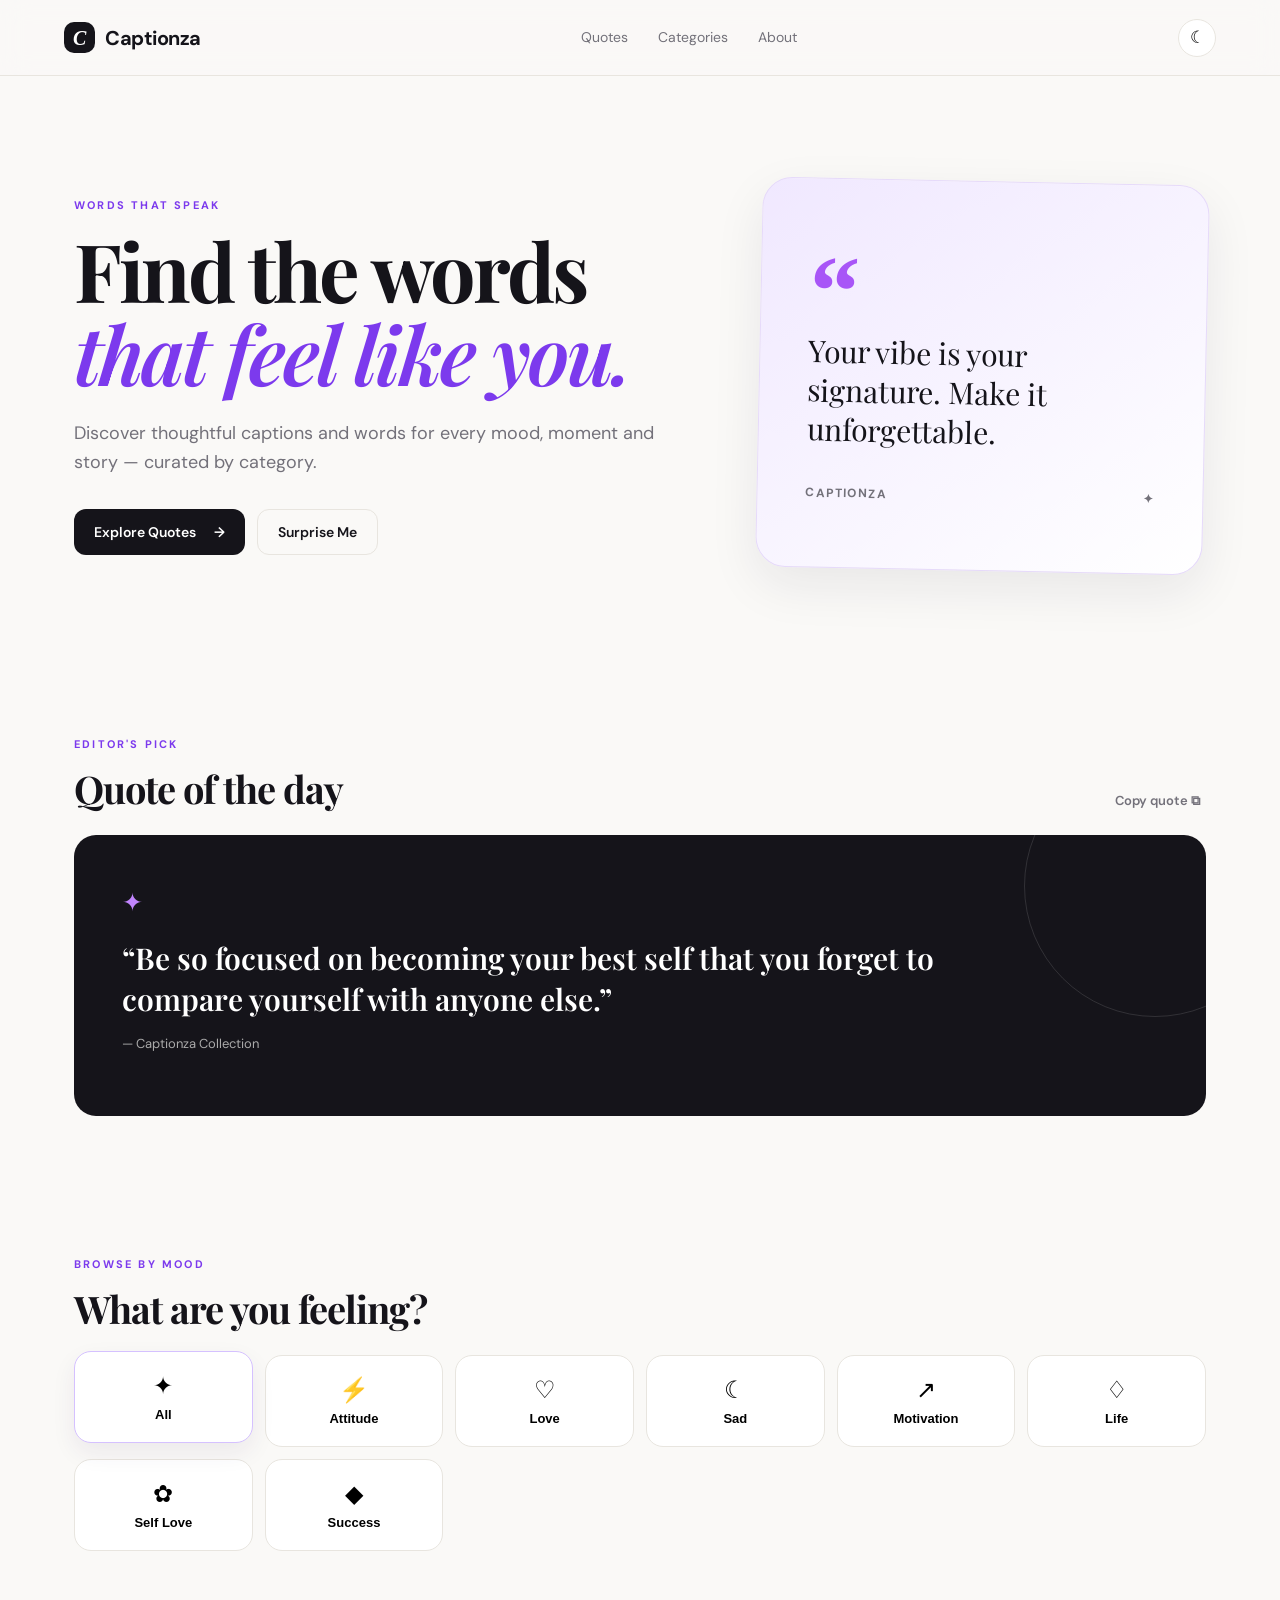
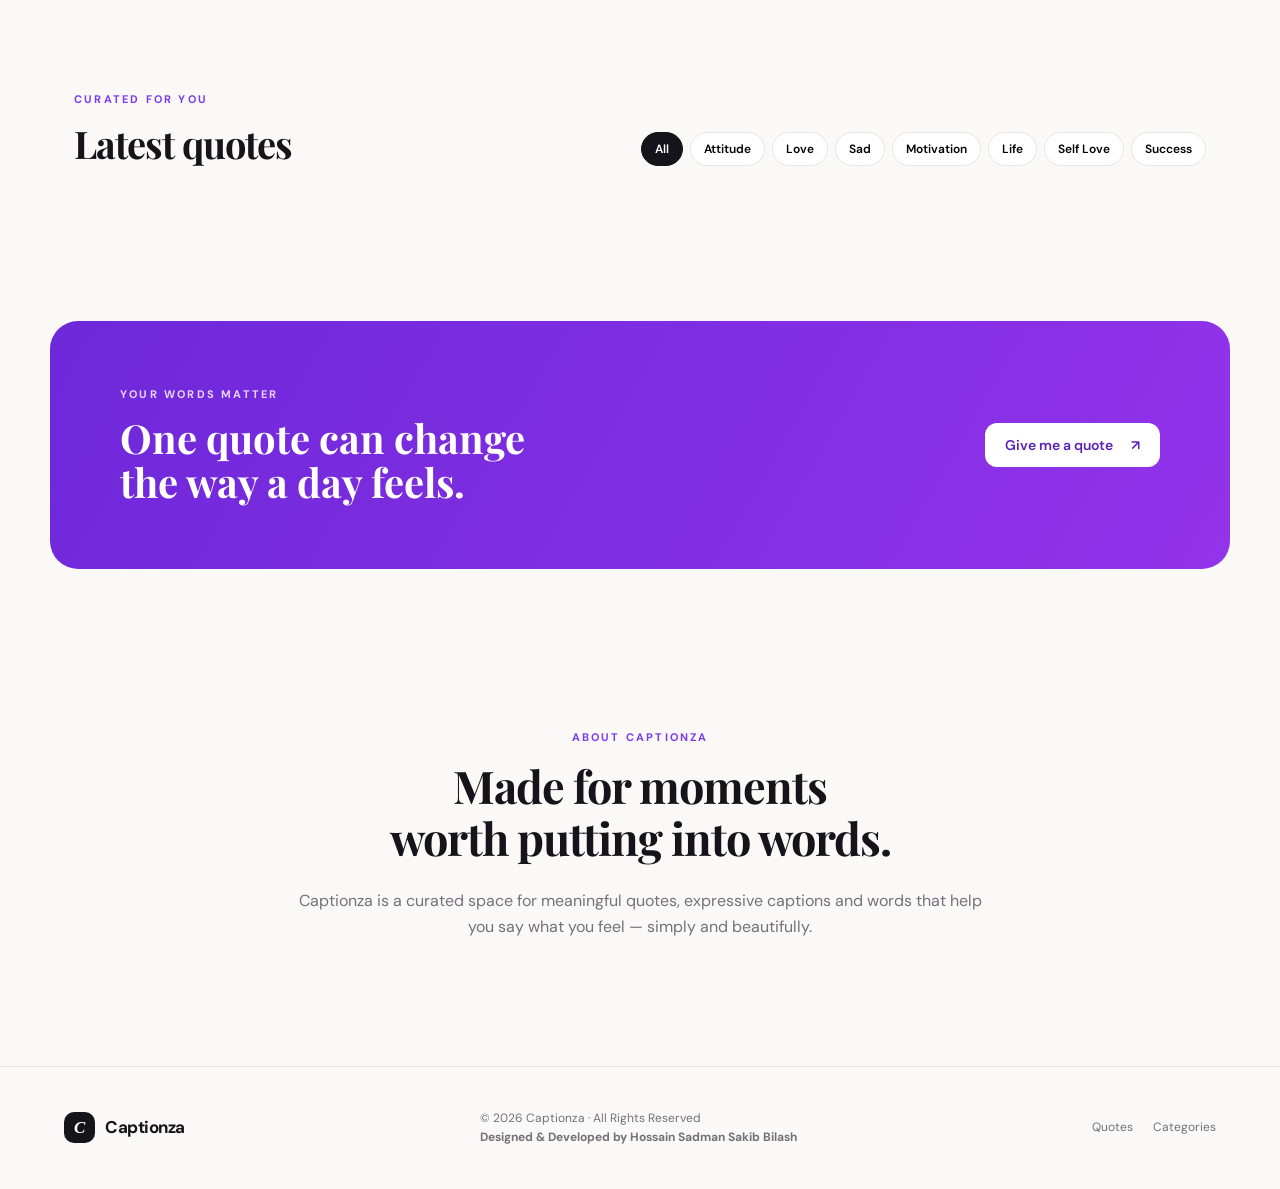
<file: index.html>
<!DOCTYPE html>
<html lang="en">
<head>
<meta charset="UTF-8">
<meta name="viewport" content="width=device-width, initial-scale=1.0">
<meta name="description" content="Captionza — inspiring quotes, captions and words for every mood.">
<title>Captionza — Words That Speak</title>
<link rel="preconnect" href="https://fonts.googleapis.com">
<link rel="preconnect" href="https://fonts.gstatic.com" crossorigin>
<link href="https://fonts.googleapis.com/css2?family=DM+Sans:wght@400;500;600;700&family=Playfair+Display:wght@600;700&display=swap" rel="stylesheet">
<link rel="stylesheet" href="style.css">
</head>
<body>
<header class="header">
  <a class="brand" href="#"><span class="brand-mark">C</span><span>Captionza</span></a>
  <nav>
    <a href="#quotes">Quotes</a>
    <a href="#categories">Categories</a>
    <a href="#about">About</a>
  </nav>
  <button class="icon-btn" id="themeBtn" aria-label="Toggle theme">☾</button>
</header>

<main>
<section class="hero">
  <div class="hero-copy">
    <p class="eyebrow">WORDS THAT SPEAK</p>
    <h1>Find the words<br><em>that feel like you.</em></h1>
    <p class="hero-text">Discover thoughtful captions and words for every mood, moment and story — curated by category.</p>
    <div class="hero-actions">
      <a class="btn primary" href="#quotes">Explore Quotes <span>→</span></a>
      <button class="btn secondary" id="randomHero">Surprise Me</button>
    </div>
  </div>
  <div class="hero-card">
    <div class="quote-symbol">“</div>
    <p id="heroQuote">Your vibe is your signature. Make it unforgettable.</p>
    <div class="quote-meta"><span>Captionza</span><span>✦</span></div>
  </div>
</section>

<section class="featured">
  <div class="section-head">
    <div><p class="eyebrow">EDITOR'S PICK</p><h2>Quote of the day</h2></div>
    <button class="text-btn" id="copyFeatured">Copy quote <span>⧉</span></button>
  </div>
  <article class="featured-card">
    <div class="featured-icon">✦</div>
    <blockquote id="featuredQuote">“Be so focused on becoming your best self that you forget to compare yourself with anyone else.”</blockquote>
    <p>— Captionza Collection</p>
  </article>
</section>

<section id="categories" class="categories">
  <div class="section-head">
    <div><p class="eyebrow">BROWSE BY MOOD</p><h2>What are you feeling?</h2></div>
  </div>
  <div class="category-grid" id="categoryGrid"></div>
</section>

<section id="quotes" class="quotes-section">
  <div class="section-head quotes-head">
    <div><p class="eyebrow">CURATED FOR YOU</p><h2>Latest quotes</h2></div>
    <div class="filters" id="filters"></div>
  </div>
  <div class="quote-grid" id="quoteGrid"></div>
  <button class="load-more" id="loadMore">Load more quotes</button>
</section>

<section class="cta">
  <div>
    <p class="eyebrow">YOUR WORDS MATTER</p>
    <h2>One quote can change<br>the way a day feels.</h2>
  </div>
  <button class="btn light" id="randomCta">Give me a quote <span>↗</span></button>
</section>

<section id="about" class="about">
  <p class="eyebrow">ABOUT CAPTIONZA</p>
  <h2>Made for moments<br>worth putting into words.</h2>
  <p>Captionza is a curated space for meaningful quotes, expressive captions and words that help you say what you feel — simply and beautifully.</p>
</section>
</main>

<footer>
  <a class="brand" href="#"><span class="brand-mark">C</span><span>Captionza</span></a>
  <p>© 2026 Captionza · All Rights Reserved<br><strong>Designed &amp; Developed by Hossain Sadman Sakib Bilash</strong></p>
  <div><a href="#quotes">Quotes</a><a href="#categories">Categories</a></div>
</footer>
<div class="toast" id="toast">Copied to clipboard</div>
<script src="script.js"></script>
</body>
</html>
</file>
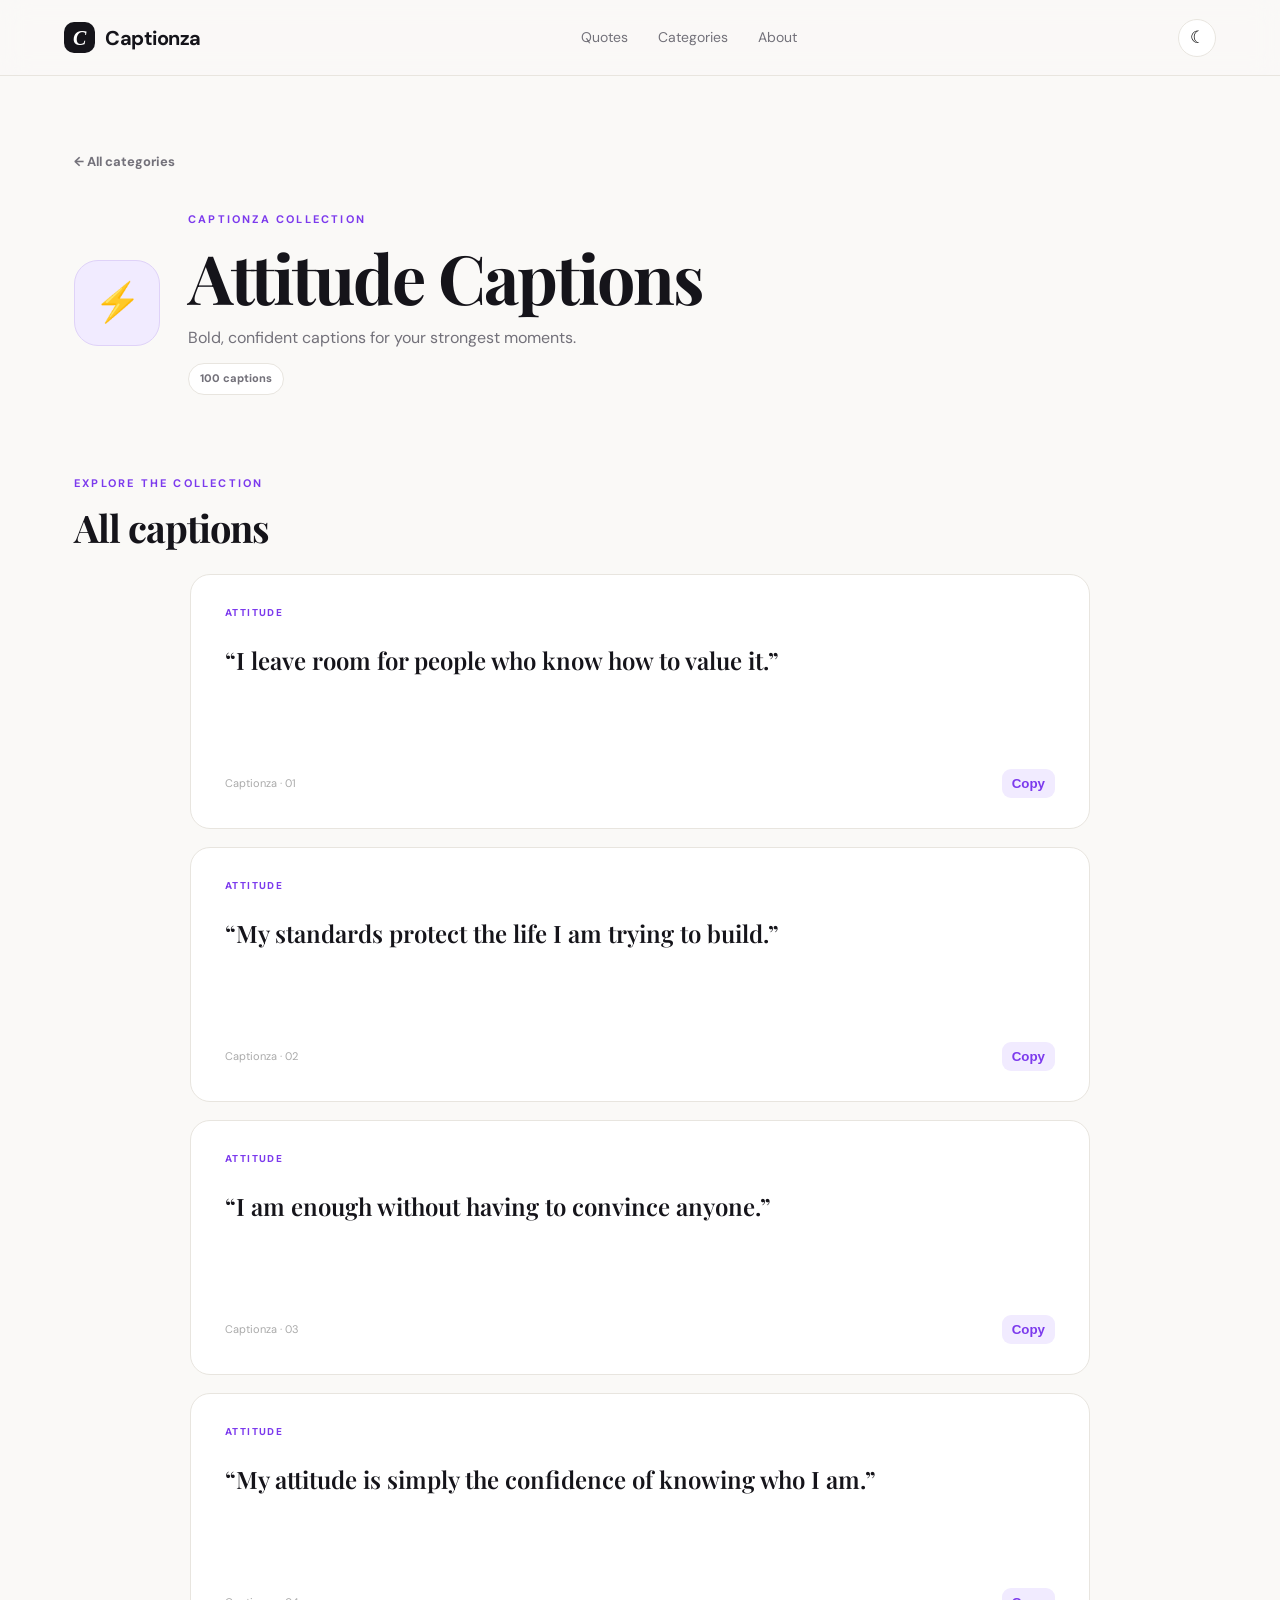
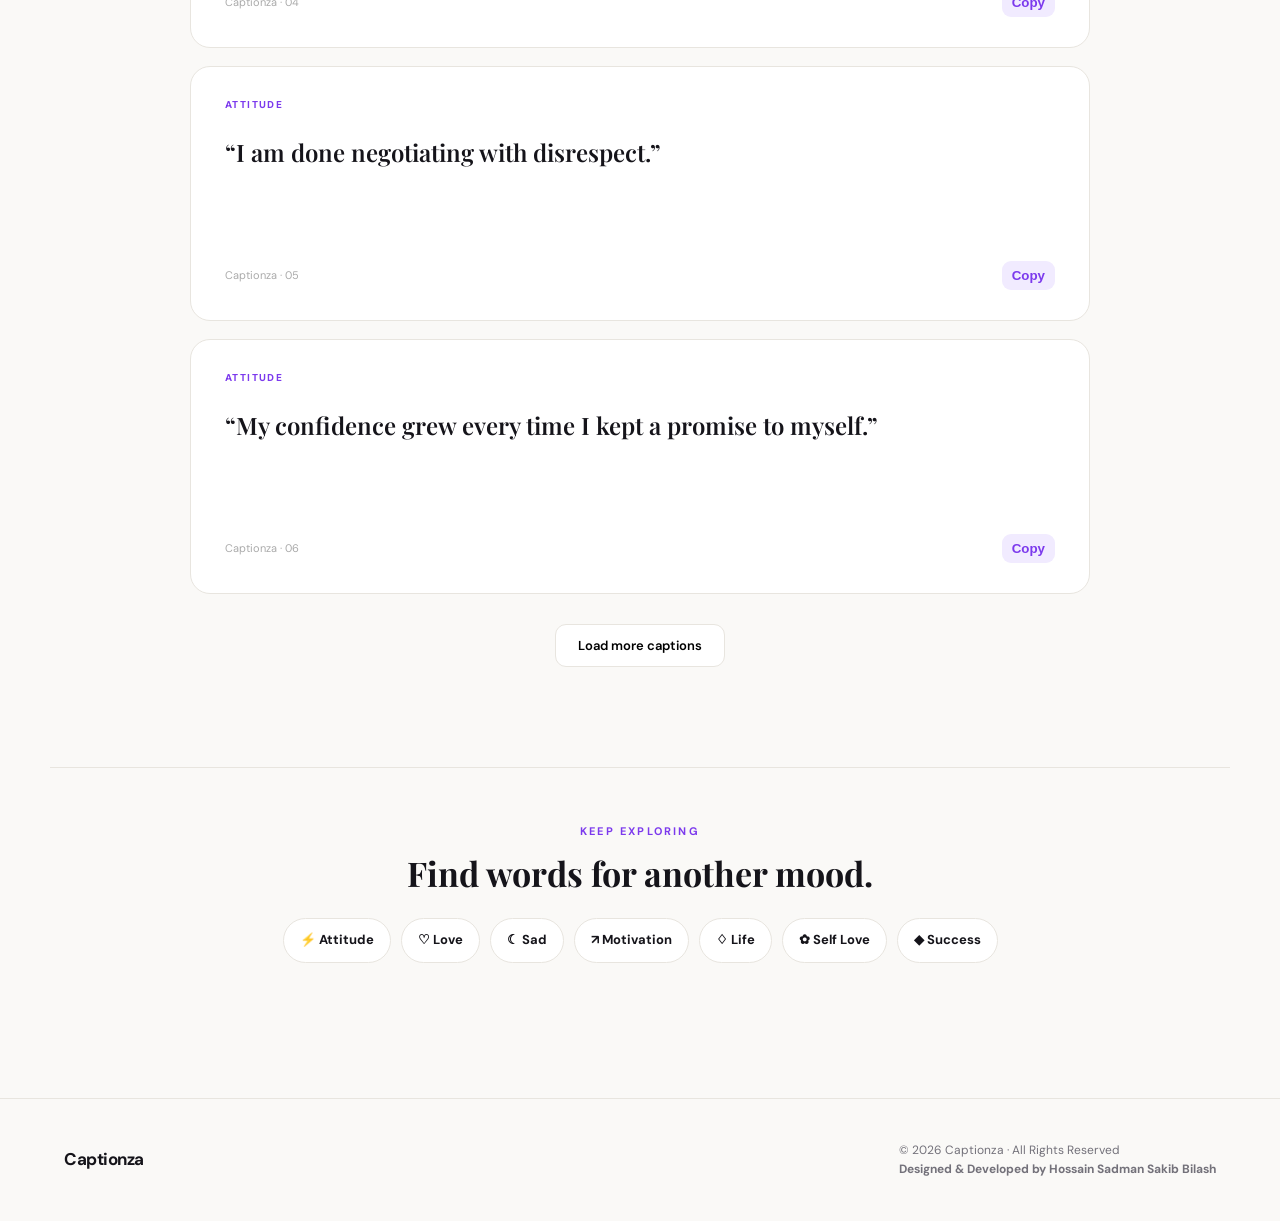
<file: category.html>
<!DOCTYPE html>
<html lang="en">
<head>
<meta charset="UTF-8">
<meta name="viewport" content="width=device-width, initial-scale=1.0">
<meta name="description" content="Browse Captionza category captions. Find the perfect words for every mood.">
<title>Category Captions — Captionza</title>
<link rel="preconnect" href="https://fonts.googleapis.com">
<link rel="preconnect" href="https://fonts.gstatic.com" crossorigin>
<link href="https://fonts.googleapis.com/css2?family=DM+Sans:wght@400;500;600;700&family=Playfair+Display:wght@600;700&display=swap" rel="stylesheet">
<link rel="stylesheet" href="style.css">
</head>
<body class="category-page">
<header class="header">
  <a class="brand" href="index.html"><span class="brand-mark">C</span><span>Captionza</span></a>
  <nav>
    <a href="index.html#quotes">Quotes</a>
    <a href="index.html#categories">Categories</a>
    <a href="index.html#about">About</a>
  </nav>
  <button class="icon-btn" id="themeBtn" aria-label="Toggle theme">☾</button>
</header>

<main>
<section class="category-hero">
  <a class="back-link" href="index.html#categories">← All categories</a>
  <div class="category-title-wrap">
    <div class="category-icon-large" id="categoryIcon">✦</div>
    <div>
      <p class="eyebrow">CAPTIONZA COLLECTION</p>
      <h1 id="categoryTitle">Category Captions</h1>
      <p id="categoryDescription"></p>
      <span class="category-count" id="categoryCount"></span>
    </div>
  </div>
</section>

<section class="quotes-section category-quotes">
  <div class="section-head">
    <div><p class="eyebrow">EXPLORE THE COLLECTION</p><h2>All captions</h2></div>
  </div>
  <div class="quote-grid category-grid-list" id="quoteGrid"></div>
  <button class="load-more" id="loadMore">Load more captions</button>
</section>

<section class="category-switch">
  <p class="eyebrow">KEEP EXPLORING</p>
  <h2>Find words for another mood.</h2>
  <div class="category-links">
    <a class="category-nav-link" data-category="Attitude" href="category.html?category=Attitude">⚡ Attitude</a>
    <a class="category-nav-link" data-category="Love" href="category.html?category=Love">♡ Love</a>
    <a class="category-nav-link" data-category="Sad" href="category.html?category=Sad">☾ Sad</a>
    <a class="category-nav-link" data-category="Motivation" href="category.html?category=Motivation">↗ Motivation</a>
    <a class="category-nav-link" data-category="Life" href="category.html?category=Life">♢ Life</a>
    <a class="category-nav-link" data-category="Self Love" href="category.html?category=Self%20Love">✿ Self Love</a>
    <a class="category-nav-link" data-category="Success" href="category.html?category=Success">◆ Success</a>
  </div>
</section>
</main>

<footer>
<div class="brand">Captionza</div>
<p>© 2026 Captionza · All Rights Reserved<br><strong>Designed &amp; Developed by Hossain Sadman Sakib Bilash</strong></p>
</footer>
<div class="toast" id="toast">Copied to clipboard</div>
<script src="script.js"></script>
</body>
</html>
</file>
<file: style.css>
:root{
--ink:#15141a;--muted:#73717a;--paper:#faf9f7;--card:#fff;--line:#e8e5df;
--accent:#7c3aed;--accent2:#a855f7;--soft:#f1ebff;--gold:#d6a64a;
--shadow:0 18px 50px rgba(27,20,45,.08);--radius:22px;
}
*{box-sizing:border-box}html{scroll-behavior:smooth}body{margin:0;background:var(--paper);color:var(--ink);font-family:"DM Sans",sans-serif;line-height:1.6}
a{text-decoration:none;color:inherit}.header{height:76px;display:flex;align-items:center;justify-content:space-between;padding:0 max(5vw,24px);border-bottom:1px solid var(--line);background:rgba(250,249,247,.86);backdrop-filter:blur(14px);position:sticky;top:0;z-index:10}
.brand{display:flex;align-items:center;gap:10px;font-weight:700;font-size:20px;letter-spacing:-.5px}.brand-mark{display:grid;place-items:center;width:31px;height:31px;border-radius:10px;background:var(--ink);color:#fff;font-family:Georgia,serif;font-style:italic}
nav{display:flex;gap:30px;font-size:14px;color:var(--muted)}nav a:hover{color:var(--ink)}.icon-btn{border:1px solid var(--line);background:var(--card);border-radius:50%;width:38px;height:38px;cursor:pointer;font-size:17px}
main{overflow:hidden}.hero{max-width:1180px;margin:auto;padding:105px 24px 95px;display:grid;grid-template-columns:1.15fr .85fr;gap:80px;align-items:center}
.eyebrow{font-size:11px;font-weight:700;letter-spacing:2.2px;color:var(--accent);margin:0 0 13px}.hero h1{font-family:"Playfair Display",serif;font-size:clamp(50px,6.3vw,84px);line-height:1.03;letter-spacing:-3px;margin:0 0 25px}.hero h1 em{color:var(--accent);font-weight:600}.hero-text{font-size:18px;color:var(--muted);max-width:590px}.hero-actions{display:flex;gap:12px;margin-top:32px}.btn{border:0;border-radius:12px;padding:13px 20px;font:600 14px "DM Sans";cursor:pointer;display:inline-flex;gap:18px;align-items:center}.primary{background:var(--ink);color:white}.secondary{background:transparent;border:1px solid var(--line);color:var(--ink)}
.hero-card{background:linear-gradient(145deg,#f0e8ff,#fff);border:1px solid #e6dafa;border-radius:30px;padding:48px;min-height:390px;display:flex;flex-direction:column;justify-content:center;box-shadow:var(--shadow);position:relative;transform:rotate(1.2deg)}
.quote-symbol{font:700 100px/1 Georgia,serif;color:var(--accent2);height:70px}.hero-card p:not(.quote-meta){font-family:"Playfair Display",serif;font-size:30px;line-height:1.3;margin:20px 0 35px}.quote-meta{display:flex;justify-content:space-between;color:var(--muted);font-size:12px;font-weight:700;text-transform:uppercase;letter-spacing:1.4px}
.featured,.categories,.quotes-section,.about{max-width:1180px;margin:auto;padding:70px 24px}.section-head{display:flex;justify-content:space-between;align-items:end;margin-bottom:25px}.section-head h2,.about h2{font:700 38px/1.15 "Playfair Display",serif;letter-spacing:-1px;margin:0}.featured-card{background:var(--ink);color:white;border-radius:var(--radius);padding:48px;position:relative;overflow:hidden}.featured-card:after{content:"";position:absolute;width:260px;height:260px;border-radius:50%;border:1px solid rgba(255,255,255,.12);right:-80px;top:-80px}.featured-icon{color:#c084fc;font-size:25px}.featured-card blockquote{font:600 30px/1.35 "Playfair Display",serif;max-width:850px;margin:15px 0}.featured-card>p{color:#aaa;font-size:13px}.text-btn{border:0;background:none;font:600 13px "DM Sans";cursor:pointer;color:var(--muted)}
.category-grid{display:grid;grid-template-columns:repeat(6,1fr);gap:12px}.cat{background:var(--card);border:1px solid var(--line);border-radius:17px;padding:20px 14px;text-align:center;cursor:pointer;transition:.25s}.cat:hover,.cat.active{transform:translateY(-4px);border-color:#d5c1ff;box-shadow:0 10px 25px rgba(50,30,80,.07)}.cat-icon{font-size:24px;margin-bottom:7px}.cat span{font-size:13px;font-weight:700}
.filters{display:flex;gap:7px;flex-wrap:wrap}.filter{border:1px solid var(--line);background:var(--card);border-radius:99px;padding:8px 13px;font:600 12px "DM Sans";cursor:pointer}.filter.active{background:var(--ink);color:white;border-color:var(--ink)}
.quote-grid{display:grid;grid-template-columns:1fr;gap:18px;max-width:900px;margin:0 auto}.quote-card{background:var(--card);border:1px solid var(--line);border-radius:20px;padding:30px 34px;min-height:210px;display:flex;flex-direction:column;transition:.25s}.quote-card:hover{transform:translateY(-4px);box-shadow:var(--shadow)}.tag{font-size:10px;font-weight:800;letter-spacing:1.4px;color:var(--accent);text-transform:uppercase}.quote-card blockquote{font:600 24px/1.45 "Playfair Display",serif;margin:22px 0;flex:1}.card-bottom{display:flex;justify-content:space-between;align-items:center;color:#aaa;font-size:11px}.copy{border:0;background:var(--soft);color:var(--accent);border-radius:9px;padding:7px 10px;cursor:pointer;font-weight:700}.load-more{display:block;margin:30px auto 0;border:1px solid var(--line);background:var(--card);padding:12px 22px;border-radius:11px;font:600 13px "DM Sans";cursor:pointer}
.cta{max-width:1180px;margin:60px auto;padding:65px 70px;border-radius:28px;background:linear-gradient(120deg,#6d28d9,#9333ea);color:#fff;display:flex;align-items:center;justify-content:space-between}.cta .eyebrow{color:#e9d5ff}.cta h2{font:700 40px/1.1 "Playfair Display",serif;margin:0}.light{background:white;color:#5b21b6}.about{text-align:center;max-width:760px;padding-top:100px;padding-bottom:110px}.about h2{font-size:45px}.about>p:last-child{color:var(--muted);font-size:16px;margin-top:25px}
footer{border-top:1px solid var(--line);padding:30px 5vw;display:flex;justify-content:space-between;align-items:center;color:var(--muted);font-size:12px}footer>div{display:flex;gap:20px}footer .brand{color:var(--ink);font-size:17px}
.toast{position:fixed;bottom:25px;left:50%;transform:translate(-50%,20px);background:var(--ink);color:white;padding:11px 17px;border-radius:10px;font-size:13px;opacity:0;pointer-events:none;transition:.25s}.toast.show{opacity:1;transform:translate(-50%,0)}
.dark{--ink:#f5f2ff;--muted:#a5a0ad;--paper:#111014;--card:#19171d;--line:#2b2730;--soft:#271d36}.dark .header{background:rgba(17,16,20,.86)}.dark .hero-card{background:linear-gradient(145deg,#251b34,#19171d);border-color:#3a2c4c}.dark .primary{background:#f5f2ff;color:#17141c}.dark .secondary{border-color:#39333e;color:#f5f2ff}.dark .brand-mark{background:#f5f2ff;color:#17141c}.dark .featured-card{background:#211e26}
@media(max-width:850px){nav{display:none}.hero{grid-template-columns:1fr;gap:45px;padding-top:70px}.hero-card{max-width:600px;margin:auto}.category-grid{grid-template-columns:repeat(3,1fr)}.quote-grid{grid-template-columns:1fr}.cta{margin:40px 24px;padding:45px 30px;gap:30px}.cta h2{font-size:32px}}
@media(max-width:580px){.hero h1{font-size:50px;letter-spacing:-2px}.hero-text{font-size:16px}.hero-card{padding:32px;min-height:330px}.hero-card p:not(.quote-meta){font-size:25px}.section-head{align-items:flex-start;gap:15px;flex-direction:column}.section-head h2{font-size:32px}.category-grid{grid-template-columns:repeat(2,1fr)}.quote-grid{grid-template-columns:1fr}.featured-card{padding:30px}.featured-card blockquote{font-size:24px}.cta{flex-direction:column;align-items:flex-start}.about h2{font-size:37px}footer{flex-direction:column;gap:15px}}

/* Category pages */
.category-hero{max-width:1180px;margin:auto;padding:72px 24px 45px}
.back-link{display:inline-flex;align-items:center;gap:8px;color:var(--muted);font-size:13px;font-weight:700;margin-bottom:38px;transition:.2s}
.back-link:hover{color:var(--accent);transform:translateX(-3px)}
.category-title-wrap{display:flex;align-items:center;gap:28px}
.category-icon-large{width:86px;height:86px;border-radius:24px;display:grid;place-items:center;background:var(--soft);border:1px solid #dfd2f8;color:var(--accent);font-size:38px;flex:0 0 auto}
.category-hero h1{font:700 clamp(42px,6vw,68px)/1.05 "Playfair Display",serif;letter-spacing:-2px;margin:0 0 12px}
.category-hero #categoryDescription{margin:0 0 13px;color:var(--muted);font-size:16px;max-width:680px}
.category-count{display:inline-flex;padding:6px 11px;border-radius:99px;background:var(--card);border:1px solid var(--line);font-size:11px;font-weight:800;color:var(--muted)}
.category-quotes{padding-top:35px}
.category-grid-list{max-width:900px;display:grid;grid-template-columns:1fr;gap:18px}
.category-grid-list .quote-card{min-height:255px}
.category-switch{max-width:1180px;margin:30px auto 80px;padding:55px 24px;border-top:1px solid var(--line);text-align:center}
.category-switch h2{font:700 34px/1.15 "Playfair Display",serif;margin:0 0 25px}
.category-links{display:flex;flex-wrap:wrap;justify-content:center;gap:10px}
.category-links a{padding:11px 16px;border:1px solid var(--line);background:var(--card);border-radius:99px;font-size:13px;font-weight:700;transition:.2s}
.category-links a:hover{border-color:#d5c1ff;color:var(--accent);transform:translateY(-2px)}
.dark .category-icon-large{background:#241a33;border-color:#45305e}
.dark .category-count,.dark .category-links a{background:#17151c;border-color:#302c37}
@media(max-width:900px){
 .category-grid-list{grid-template-columns:1fr}
 .category-title-wrap{align-items:flex-start}
}
@media(max-width:600px){
 .category-hero{padding:45px 20px 30px}
 .back-link{margin-bottom:28px}
 .category-title-wrap{gap:17px}
 .category-icon-large{width:62px;height:62px;border-radius:18px;font-size:27px}
 .category-hero h1{font-size:39px;letter-spacing:-1.3px}
 .category-hero #categoryDescription{font-size:14px;line-height:1.5}
 .category-grid-list{grid-template-columns:1fr;gap:14px}
 .category-grid-list .quote-card{min-height:220px;padding:24px}
 .category-grid-list .quote-card blockquote{font-size:21px}
 .category-switch{padding:45px 20px;margin-bottom:45px}
 .category-switch h2{font-size:29px}
}


/* Captionza: one caption per row */
.captions-container,
.caption-container,
.captions-grid,
.caption-grid,
.posts-grid,
.posts-container {
  display: grid !important;
  grid-template-columns: 1fr !important;
  width: 100%;
}

.caption-card,
.caption,
.post-card {
  width: 100%;
  max-width: 100%;
}

/* Keep one caption per row on every screen size */
@media (min-width: 768px) {
  .captions-container,
  .caption-container,
  .captions-grid,
  .caption-grid,
  .posts-grid,
  .posts-container {
    grid-template-columns: 1fr !important;
  }
}
</file>
